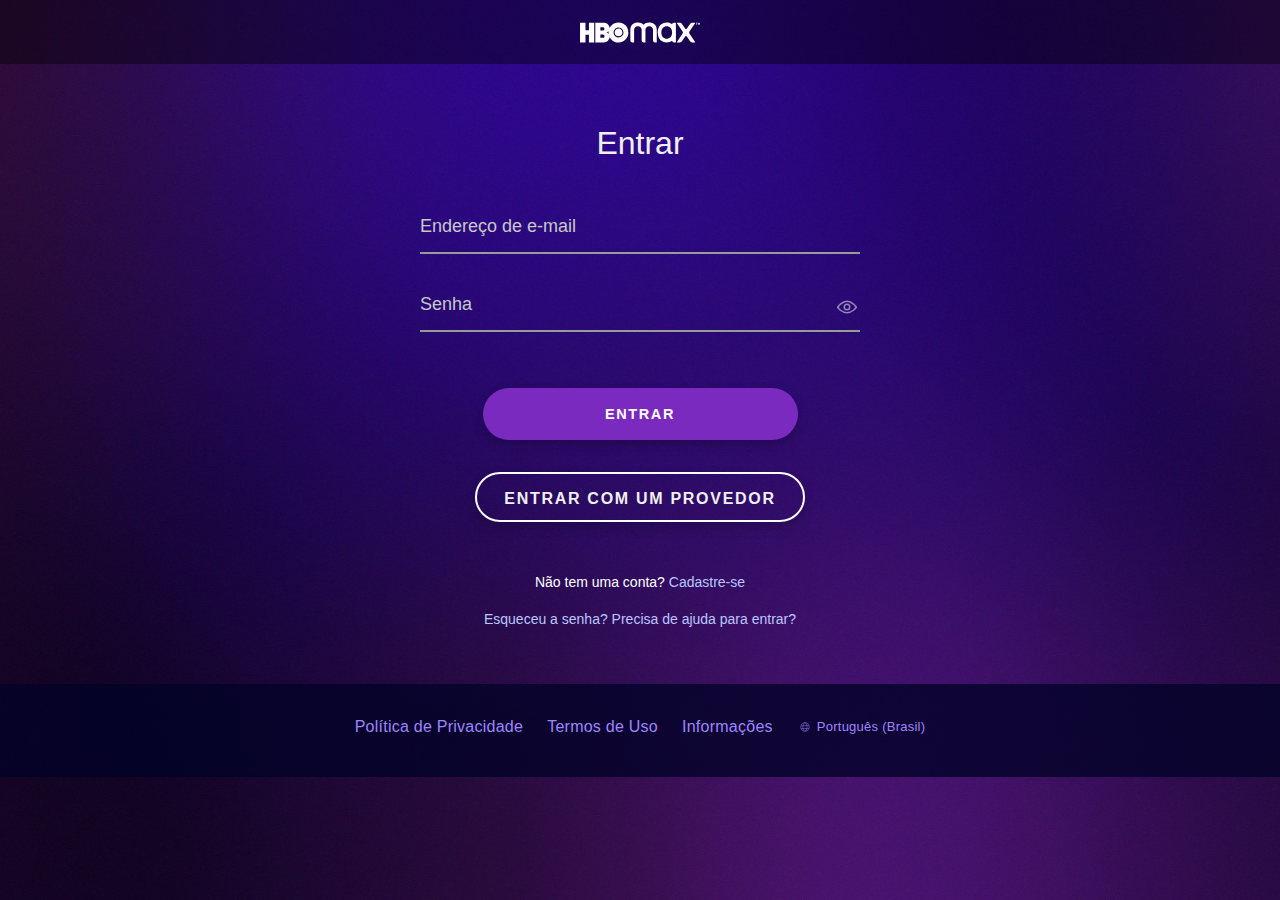
<file: index.html>
<!DOCTYPE html>
<html lang="pt-br">

<head>
    <meta charset="UTF-8">
    <meta http-equiv="X-UA-Compatible" content="IE=edge">
    <meta name="viewport" content="width=device-width, initial-scale=1.0">
    <title>HBO Max</title>
    <link rel="stylesheet" href="style.css">
</head>

<body>
    <div class="teste">
        <header class="header">
            <img src="./img/hbo-max.svg">
        </header>

        <div class="corpo">
            <div class="corpo-central">
                <div class="arranjo">
                    <h1 class="h1">
                        Entrar
                    </h1>
                    <form class="form">
                        <div class="email">
                            <div class="imput">
                                <input type="text" id="email" name="email" value />
                            </div>
                            <label for="email">Endereço de e-mail</label>
                        </div>
                        <div class="senha">
                            <div class="imput">
                                <input type="password" id="senha" name="senha" value />
                            </div>
                            <label>Senha</label>
                            <div id="IconPassword" class="icopass"><svg width="24" height="24" viewBox="0 0 24 24"
                                fill="none" xmlns="http://www.w3.org/2000/svg" id="IconPasswordShow"
                                aria-label="Mostrar" role="button">
                                <g clip-path="url(#clip0)">
                                    <path
                                        d="M3.5 12.2503L2.89316 11.8096C2.69569 12.0815 2.70317 12.4515 2.91146 12.7152L3.5 12.2503ZM3.5 12.2503C2.89316 11.8096 2.8933 11.8094 2.89346 11.8092L2.89385 11.8086L2.89488 11.8072L2.898 11.8029L2.90843 11.7888C2.91722 11.7769 2.9297 11.7602 2.94577 11.739C2.97791 11.6965 3.02445 11.6358 3.08469 11.5596C3.2051 11.4073 3.38057 11.1924 3.6054 10.9357C4.05419 10.4234 4.7043 9.73959 5.51044 9.05387C7.10037 7.70144 9.40482 6.25 12.0314 6.25C14.6592 6.25 16.9485 7.70259 18.5238 9.05633C19.3224 9.74258 19.9648 10.4269 20.4077 10.9396C20.6297 11.1964 20.8027 11.4115 20.9214 11.564C20.9808 11.6402 21.0267 11.701 21.0584 11.7435C21.0742 11.7648 21.0865 11.7816 21.0952 11.7935L21.1055 11.8077L21.1086 11.812L21.1096 11.8134L21.11 11.8139C21.1101 11.8142 21.1103 11.8144 20.5 12.2503M3.5 12.2503C2.91146 12.7152 2.91162 12.7154 2.91178 12.7156L2.91219 12.7161L2.91327 12.7175L2.91645 12.7215L2.92695 12.7346C2.93576 12.7455 2.94821 12.7608 2.96419 12.7802C2.99616 12.8191 3.04233 12.8744 3.10202 12.9437C3.22135 13.0823 3.39504 13.2776 3.61765 13.5105C4.06204 13.9757 4.70573 14.5958 5.50523 15.2173C7.08681 16.4467 9.36647 17.75 11.9686 17.75C14.57 17.75 16.8647 16.4477 18.4607 15.2195C19.2677 14.5986 19.919 13.979 20.3691 13.5142C20.5946 13.2814 20.7706 13.0864 20.8916 12.9479C20.9522 12.8787 20.999 12.8235 21.0314 12.7847C21.0476 12.7653 21.0602 12.75 21.0692 12.7391L21.0798 12.7261L21.083 12.7221L21.0841 12.7208L21.0845 12.7203C21.0846 12.7201 21.0848 12.7199 20.5 12.2503M20.5 12.2503L21.1103 11.8144C21.3056 12.0878 21.2952 12.4578 21.0848 12.7199L20.5 12.2503Z"
                                        stroke="white" stroke-width="1.5" stroke-linecap="round"
                                        stroke-linejoin="round"></path>
                                    <path
                                        d="M14.75 12.0004C14.75 13.5189 13.5186 14.75 11.9996 14.75C10.4809 14.75 9.25 13.5191 9.25 12.0004C9.25 10.4814 10.4811 9.25 11.9996 9.25C13.5184 9.25 14.75 10.4816 14.75 12.0004Z"
                                        stroke="white" stroke-width="1.5" stroke-linecap="round"
                                        stroke-linejoin="round"></path>
                                </g>
                                <defs>
                                    <clipPath id="clip0">
                                        <rect width="24" height="24" fill="white"></rect>
                                    </clipPath>
                                </defs>
                            </svg></div>
                        </div>
                        <div class="espaço-entrar">
                            <button class="entrar" id="entrarbotao" type="submit">Entrar </button>
                        </div>
                        <div class="seg-botao">
                            <a class="seg" href="------" id="segbotao">
                                <span class="texto-botao"> Entrar com um provedor</span>
                            </a>
                        </div>
                    </form>
                    <p class="nao"> Não tem uma conta?
                        <a class="fluxo" href="fluxo/planos.html" id="fluxoparacadastro">Cadastre-se </a>
                    </p>
                    <p class="esqueceu-senha">
                        <a class="esqueceu" href="nul" target="_blank">Esqueceu a senha? </a>
                        <span></span>
                        <a class="esqueceu" href="nul" target="_blank">Precisa de ajuda para entrar?</a>
                    </p>
                </div>
            </div>
        </div>

        <footer class="pe">
            <ul>
                <li class="li-pe">
                    <a class="linkfooter" href="nul" target="_blank">Política de Privacidade</a>
                </li>
                <li class="li-pe">
                    <a class="linkfooter" href="nul" target="_blank">Termos de Uso</a>
                </li>
                <li class="li-pe">
                    <a class="linkfooter" href="nul" target="_blank">Informações</a>
                </li>
                <li class="li-pe liport">
                    <span><svg id="IconGlobo" class="portico" width="" height="10" viewBox="0 0 10 10" fill="none"
                            xmlns="http://www.w3.org/2000/svg">
                            <g>
                                <circle cx="4.99219" cy="5" r="4.275" stroke="#9E86FF" stroke-width="0.45"></circle>
                                <path
                                    d="M7.06641 5C7.06641 6.21459 6.8143 7.30305 6.4174 8.07958C6.01433 8.86821 5.49799 9.275 4.99141 9.275C4.48482 9.275 3.96848 8.86821 3.56541 8.07958C3.16851 7.30305 2.91641 6.21459 2.91641 5C2.91641 3.78541 3.16851 2.69695 3.56541 1.92042C3.96848 1.13179 4.48482 0.725 4.99141 0.725C5.49799 0.725 6.01433 1.13179 6.4174 1.92042C6.8143 2.69695 7.06641 3.78541 7.06641 5Z"
                                    stroke="#9E86FF" stroke-width="0.45"></path>
                                <line x1="1" y1="3.67441" x2="9" y2="3.67441" stroke="#9E86FF" stroke-width="0.45">
                                </line>
                                <line x1="1" y1="6.47666" x2="9" y2="6.47666" stroke="#9E86FF" stroke-width="0.45">
                                </line>
                            </g>
                        </svg></span>
                    <a class="linkfooter port" href="nul" target="_blank">Português (Brasil)</a>
                </li>
            </ul>
        </footer>
    </div>

</body>

</html>
</file>
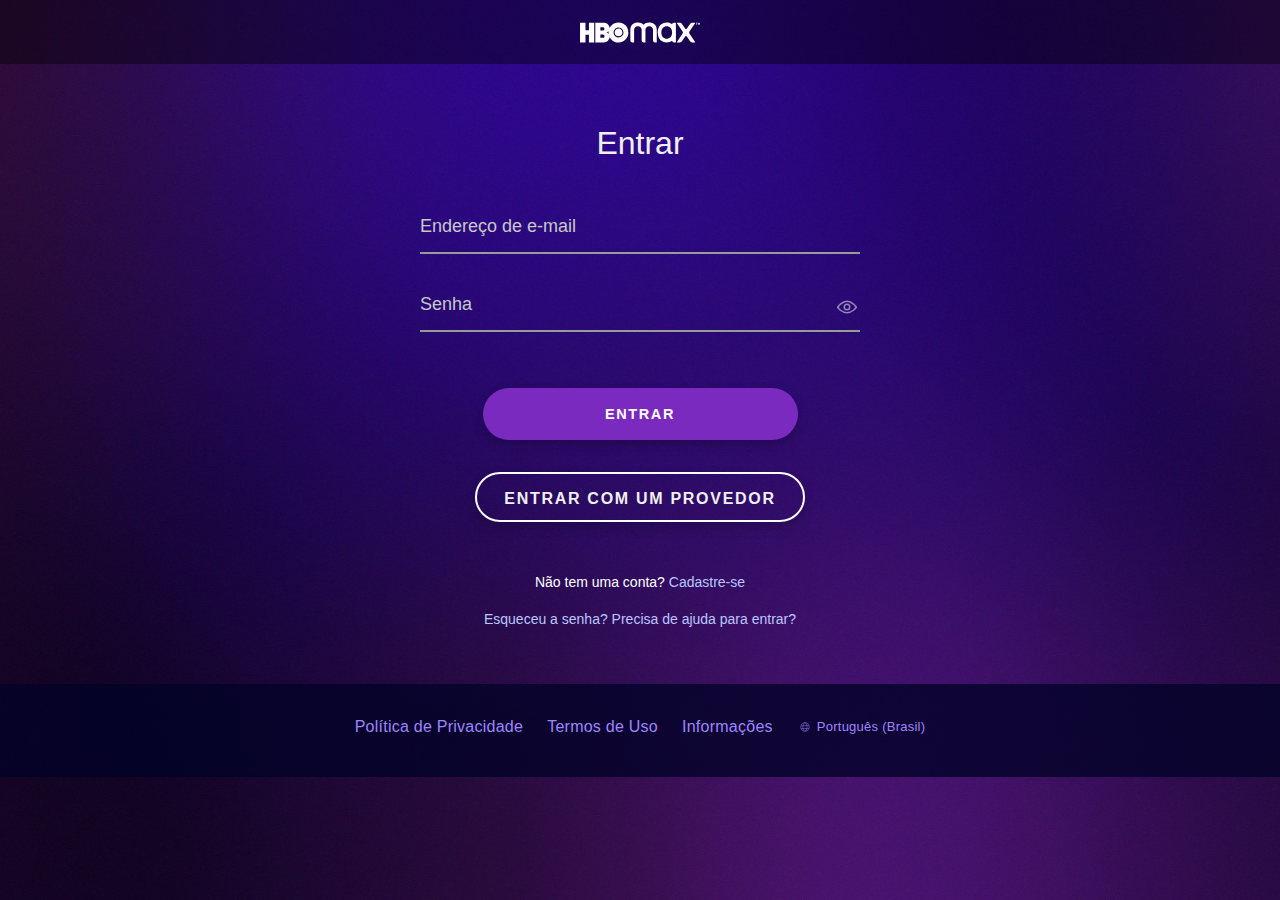
<file: fluxo/index.html>
<!DOCTYPE html>
<html lang="pt-br">

<head>
    <meta charset="UTF-8">
    <meta http-equiv="X-UA-Compatible" content="IE=edge">
    <meta name="viewport" content="width=device-width, initial-scale=1.0">
    <title>HBO Max</title>
    <link rel="stylesheet" href="style.css">
</head>

<body>
    <div class="teste">
        <header class="header">
            <img src="./img/hbo-max.svg">
        </header>

        <div class="corpo">
            <div class="corpo-central">
                <div class="arranjo">
                    <h1 class="h1">
                        Entrar
                    </h1>
                    <form class="form">
                        <div class="email">
                            <div class="imput">
                                <input type="text" id="email" name="email" value />
                            </div>
                            <label for="email">Endereço de e-mail</label>
                        </div>
                        <div class="senha">
                            <div class="imput">
                                <input type="password" id="senha" name="senha" value />
                            </div>
                            <label>Senha</label>
                            <div id="IconPassword" class="icopass"><svg width="24" height="24" viewBox="0 0 24 24"
                                    fill="none" xmlns="http://www.w3.org/2000/svg" id="IconPasswordShow"
                                    aria-label="Mostrar" role="button">
                                    <g clip-path="url(#clip0)">
                                        <path
                                            d="M3.5 12.2503L2.89316 11.8096C2.69569 12.0815 2.70317 12.4515 2.91146 12.7152L3.5 12.2503ZM3.5 12.2503C2.89316 11.8096 2.8933 11.8094 2.89346 11.8092L2.89385 11.8086L2.89488 11.8072L2.898 11.8029L2.90843 11.7888C2.91722 11.7769 2.9297 11.7602 2.94577 11.739C2.97791 11.6965 3.02445 11.6358 3.08469 11.5596C3.2051 11.4073 3.38057 11.1924 3.6054 10.9357C4.05419 10.4234 4.7043 9.73959 5.51044 9.05387C7.10037 7.70144 9.40482 6.25 12.0314 6.25C14.6592 6.25 16.9485 7.70259 18.5238 9.05633C19.3224 9.74258 19.9648 10.4269 20.4077 10.9396C20.6297 11.1964 20.8027 11.4115 20.9214 11.564C20.9808 11.6402 21.0267 11.701 21.0584 11.7435C21.0742 11.7648 21.0865 11.7816 21.0952 11.7935L21.1055 11.8077L21.1086 11.812L21.1096 11.8134L21.11 11.8139C21.1101 11.8142 21.1103 11.8144 20.5 12.2503M3.5 12.2503C2.91146 12.7152 2.91162 12.7154 2.91178 12.7156L2.91219 12.7161L2.91327 12.7175L2.91645 12.7215L2.92695 12.7346C2.93576 12.7455 2.94821 12.7608 2.96419 12.7802C2.99616 12.8191 3.04233 12.8744 3.10202 12.9437C3.22135 13.0823 3.39504 13.2776 3.61765 13.5105C4.06204 13.9757 4.70573 14.5958 5.50523 15.2173C7.08681 16.4467 9.36647 17.75 11.9686 17.75C14.57 17.75 16.8647 16.4477 18.4607 15.2195C19.2677 14.5986 19.919 13.979 20.3691 13.5142C20.5946 13.2814 20.7706 13.0864 20.8916 12.9479C20.9522 12.8787 20.999 12.8235 21.0314 12.7847C21.0476 12.7653 21.0602 12.75 21.0692 12.7391L21.0798 12.7261L21.083 12.7221L21.0841 12.7208L21.0845 12.7203C21.0846 12.7201 21.0848 12.7199 20.5 12.2503M20.5 12.2503L21.1103 11.8144C21.3056 12.0878 21.2952 12.4578 21.0848 12.7199L20.5 12.2503Z"
                                            stroke="white" stroke-width="1.5" stroke-linecap="round"
                                            stroke-linejoin="round"></path>
                                        <path
                                            d="M14.75 12.0004C14.75 13.5189 13.5186 14.75 11.9996 14.75C10.4809 14.75 9.25 13.5191 9.25 12.0004C9.25 10.4814 10.4811 9.25 11.9996 9.25C13.5184 9.25 14.75 10.4816 14.75 12.0004Z"
                                            stroke="white" stroke-width="1.5" stroke-linecap="round"
                                            stroke-linejoin="round"></path>
                                    </g>
                                    <defs>
                                        <clipPath id="clip0">
                                            <rect width="24" height="24" fill="white"></rect>
                                        </clipPath>
                                    </defs>
                                </svg></div>
                        </div>
                        <div class="espaço-entrar">
                            <button class="entrar" id="entrarbotao" type="submit">Entrar </button>
                        </div>
                        <div class="seg-botao">
                            <a class="seg" href="------" id="segbotao">
                                <span class="texto-botao"> Entrar com um provedor</span>
                            </a>
                        </div>
                    </form>
                    <p class="nao"> Não tem uma conta?
                        <a class="fluxo" href="planos.html" id="fluxoparacadastro">Cadastre-se </a>
                    </p>
                    <p class="esqueceu-senha">
                        <a class="esqueceu" href="nul" target="_blank">Esqueceu a senha? </a>
                        <span></span>
                        <a class="esqueceu" href="nul" target="_blank">Precisa de ajuda para entrar?</a>
                    </p>
                </div>
            </div>
        </div>

        <footer class="pe">
            <ul>
                <li class="li-pe">
                    <a class="linkfooter" href="nul" target="_blank">Política de Privacidade</a>
                </li>
                <li class="li-pe">
                    <a class="linkfooter" href="nul" target="_blank">Termos de Uso</a>
                </li>
                <li class="li-pe">
                    <a class="linkfooter" href="nul" target="_blank">Informações</a>
                </li>
                <li class="li-pe liport">
                    <span><svg id="IconGlobo" class="portico" width="" height="10" viewBox="0 0 10 10" fill="none"
                            xmlns="http://www.w3.org/2000/svg">
                            <g>
                                <circle cx="4.99219" cy="5" r="4.275" stroke="#9E86FF" stroke-width="0.45"></circle>
                                <path
                                    d="M7.06641 5C7.06641 6.21459 6.8143 7.30305 6.4174 8.07958C6.01433 8.86821 5.49799 9.275 4.99141 9.275C4.48482 9.275 3.96848 8.86821 3.56541 8.07958C3.16851 7.30305 2.91641 6.21459 2.91641 5C2.91641 3.78541 3.16851 2.69695 3.56541 1.92042C3.96848 1.13179 4.48482 0.725 4.99141 0.725C5.49799 0.725 6.01433 1.13179 6.4174 1.92042C6.8143 2.69695 7.06641 3.78541 7.06641 5Z"
                                    stroke="#9E86FF" stroke-width="0.45"></path>
                                <line x1="1" y1="3.67441" x2="9" y2="3.67441" stroke="#9E86FF" stroke-width="0.45">
                                </line>
                                <line x1="1" y1="6.47666" x2="9" y2="6.47666" stroke="#9E86FF" stroke-width="0.45">
                                </line>
                            </g>
                        </svg></span>
                    <a class="linkfooter port" href="nul" target="_blank">Português (Brasil)</a>
                </li>
            </ul>
        </footer>
    </div>

</body>

</html>
</file>
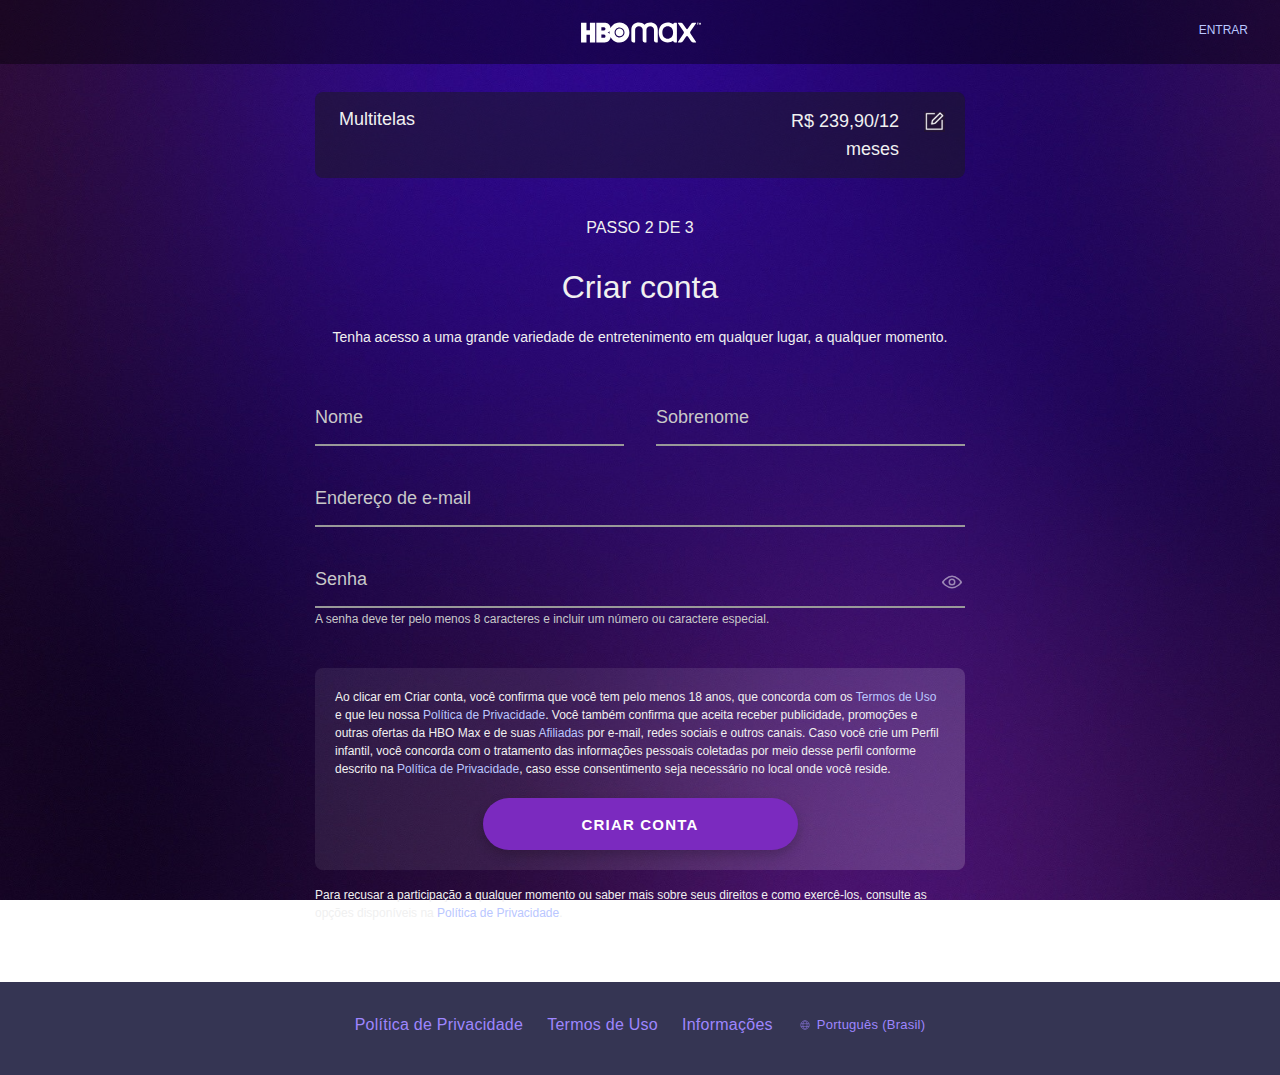
<file: fluxo/cadastro239.html>
<!DOCTYPE html>
<html lang="pt-br">

<head>
    <meta charset="UTF-8">
    <meta http-equiv="X-UA-Compatible" content="IE=edge">
    <meta name="viewport" content="width=device-width, initial-scale=1.0">
    <title>HBO Max</title>
    <link rel="stylesheet" href="style3.css">
</head>

<body>
    <div class="total">
        <header class="header">
            <img src="img/hbo-max.svg">
            <div class="entrar"><a class="entrar" href="index.html">ENTRAR</a> </div>
        </header>
        <div class="plano">
            <div class="escolha">
                <div class="multi">Multitelas</div>
                <div class="valor239">R$ 239,90/12 meses</div>
                <div class="alterar">
                    <a class="alterarico" href="planos.html">
                        <img src="img/ico.PNG">
                    </a>
                </div>
            </div>
        </div>
        <div class="corpo">
            <h4 class="passo">PASSO 2 DE 3</h4>
            <h1 class="grande">Criar conta</h1>
            <p class="aproveite">Tenha acesso a uma grande variedade de entretenimento em qualquer lugar, a qualquer
                momento.</p>
            <form class="form">
                <div class="dados">
                    <div class="nome1">
                        <div class="imput">
                            <input type="text" id="nome" name="nome" value />
                        </div>
                        <label for="email">Nome</label>
                    </div>
                    <div class="nome2">
                        <div class="imput">
                            <input type="text" id="sobrenome" name="sobrenome" value />
                        </div>
                        <label for="email">Sobrenome</label>
                    </div>
                </div>
                <div class="email">
                    <div class="imput">
                        <input type="text" id="email" name="email" value />
                    </div>
                    <label for="email">Endereço de e-mail</label>
                </div>
                <div class="senha">
                    <div class="imput">
                        <input type="password" id="senha" name="senha" value />
                    </div>
                    <label>Senha</label>
                    <div id="IconPassword" class="icopass"><svg width="24"
                        height="24" viewBox="0 0 24 24" fill="none" xmlns="http://www.w3.org/2000/svg"
                        id="IconPasswordShow" aria-label="Mostrar" role="button">
                        <g clip-path="url(#clip0)">
                            <path
                                d="M3.5 12.2503L2.89316 11.8096C2.69569 12.0815 2.70317 12.4515 2.91146 12.7152L3.5 12.2503ZM3.5 12.2503C2.89316 11.8096 2.8933 11.8094 2.89346 11.8092L2.89385 11.8086L2.89488 11.8072L2.898 11.8029L2.90843 11.7888C2.91722 11.7769 2.9297 11.7602 2.94577 11.739C2.97791 11.6965 3.02445 11.6358 3.08469 11.5596C3.2051 11.4073 3.38057 11.1924 3.6054 10.9357C4.05419 10.4234 4.7043 9.73959 5.51044 9.05387C7.10037 7.70144 9.40482 6.25 12.0314 6.25C14.6592 6.25 16.9485 7.70259 18.5238 9.05633C19.3224 9.74258 19.9648 10.4269 20.4077 10.9396C20.6297 11.1964 20.8027 11.4115 20.9214 11.564C20.9808 11.6402 21.0267 11.701 21.0584 11.7435C21.0742 11.7648 21.0865 11.7816 21.0952 11.7935L21.1055 11.8077L21.1086 11.812L21.1096 11.8134L21.11 11.8139C21.1101 11.8142 21.1103 11.8144 20.5 12.2503M3.5 12.2503C2.91146 12.7152 2.91162 12.7154 2.91178 12.7156L2.91219 12.7161L2.91327 12.7175L2.91645 12.7215L2.92695 12.7346C2.93576 12.7455 2.94821 12.7608 2.96419 12.7802C2.99616 12.8191 3.04233 12.8744 3.10202 12.9437C3.22135 13.0823 3.39504 13.2776 3.61765 13.5105C4.06204 13.9757 4.70573 14.5958 5.50523 15.2173C7.08681 16.4467 9.36647 17.75 11.9686 17.75C14.57 17.75 16.8647 16.4477 18.4607 15.2195C19.2677 14.5986 19.919 13.979 20.3691 13.5142C20.5946 13.2814 20.7706 13.0864 20.8916 12.9479C20.9522 12.8787 20.999 12.8235 21.0314 12.7847C21.0476 12.7653 21.0602 12.75 21.0692 12.7391L21.0798 12.7261L21.083 12.7221L21.0841 12.7208L21.0845 12.7203C21.0846 12.7201 21.0848 12.7199 20.5 12.2503M20.5 12.2503L21.1103 11.8144C21.3056 12.0878 21.2952 12.4578 21.0848 12.7199L20.5 12.2503Z"
                                stroke="white" stroke-width="1.5" stroke-linecap="round"
                                stroke-linejoin="round"></path>
                            <path
                                d="M14.75 12.0004C14.75 13.5189 13.5186 14.75 11.9996 14.75C10.4809 14.75 9.25 13.5191 9.25 12.0004C9.25 10.4814 10.4811 9.25 11.9996 9.25C13.5184 9.25 14.75 10.4816 14.75 12.0004Z"
                                stroke="white" stroke-width="1.5" stroke-linecap="round"
                                stroke-linejoin="round"></path>
                        </g>
                        <defs>
                            <clipPath id="clip0">
                                <rect width="24" height="24" fill="white"></rect>
                            </clipPath>
                        </defs>
                    </svg></div>
                </div>
                <p class="peq">A senha deve ter pelo menos 8 caracteres e incluir um número ou caractere especial.</p>
                <div class="politica">
                    <p class="frase1">
                        Ao clicar em Criar conta, você confirma que você tem pelo menos 18 anos, que concorda com os
                        <a class="fraseg" target="_blank">Termos de Uso</a> e que leu nossa <a class="fraseg"
                            target="_blank">Política de Privacidade</a>. Você também confirma que aceita receber
                        publicidade, promoções e outras ofertas da HBO Max e de suas
                        <a class="fraseg" target="_blank">Afiliadas</a> por e-mail, redes sociais e outros canais. Caso
                        você crie um Perfil infantil, você concorda com o tratamento das informações pessoais coletadas
                        por meio desse perfil conforme descrito na
                        <a class="fraseg" target="_blank">Política de Privacidade</a>, caso esse consentimento seja
                        necessário no local onde você reside.
                    </p>
                    <button class="button" type="button">Criar conta</button>
                </div>
            </form>
            <p class="frase2">
                Para recusar a participação a qualquer momento ou saber mais sobre seus direitos e como exercê-los,
                consulte as opções disponíveis na <a class="frasep" target="_blank">Política de Privacidade</a>.
            </p>




        </div>
        <footer class="pe">
            <ul>
                <li class="li-pe">
                    <a class="linkfooter" href="nul" target="_blank">Política de Privacidade</a>
                </li>
                <li class="li-pe">
                    <a class="linkfooter" href="nul" target="_blank">Termos de Uso</a>
                </li>
                <li class="li-pe">
                    <a class="linkfooter" href="nul" target="_blank">Informações</a>
                </li>
                <li class="li-pe liport">
                    <span><svg id="IconGlobo" class="portico" width="" height="10" viewBox="0 0 10 10" fill="none"
                            xmlns="http://www.w3.org/2000/svg">
                            <g>
                                <circle cx="4.99219" cy="5" r="4.275" stroke="#9E86FF" stroke-width="0.45"></circle>
                                <path
                                    d="M7.06641 5C7.06641 6.21459 6.8143 7.30305 6.4174 8.07958C6.01433 8.86821 5.49799 9.275 4.99141 9.275C4.48482 9.275 3.96848 8.86821 3.56541 8.07958C3.16851 7.30305 2.91641 6.21459 2.91641 5C2.91641 3.78541 3.16851 2.69695 3.56541 1.92042C3.96848 1.13179 4.48482 0.725 4.99141 0.725C5.49799 0.725 6.01433 1.13179 6.4174 1.92042C6.8143 2.69695 7.06641 3.78541 7.06641 5Z"
                                    stroke="#9E86FF" stroke-width="0.45"></path>
                                <line x1="1" y1="3.67441" x2="9" y2="3.67441" stroke="#9E86FF" stroke-width="0.45">
                                </line>
                                <line x1="1" y1="6.47666" x2="9" y2="6.47666" stroke="#9E86FF" stroke-width="0.45">
                                </line>
                            </g>
                        </svg></span>
                    <a class="linkfooter port" href="nul" target="_blank">Português (Brasil)</a>
                </li>
            </ul>
        </footer>
    </div>


</body>

</html>
</file>
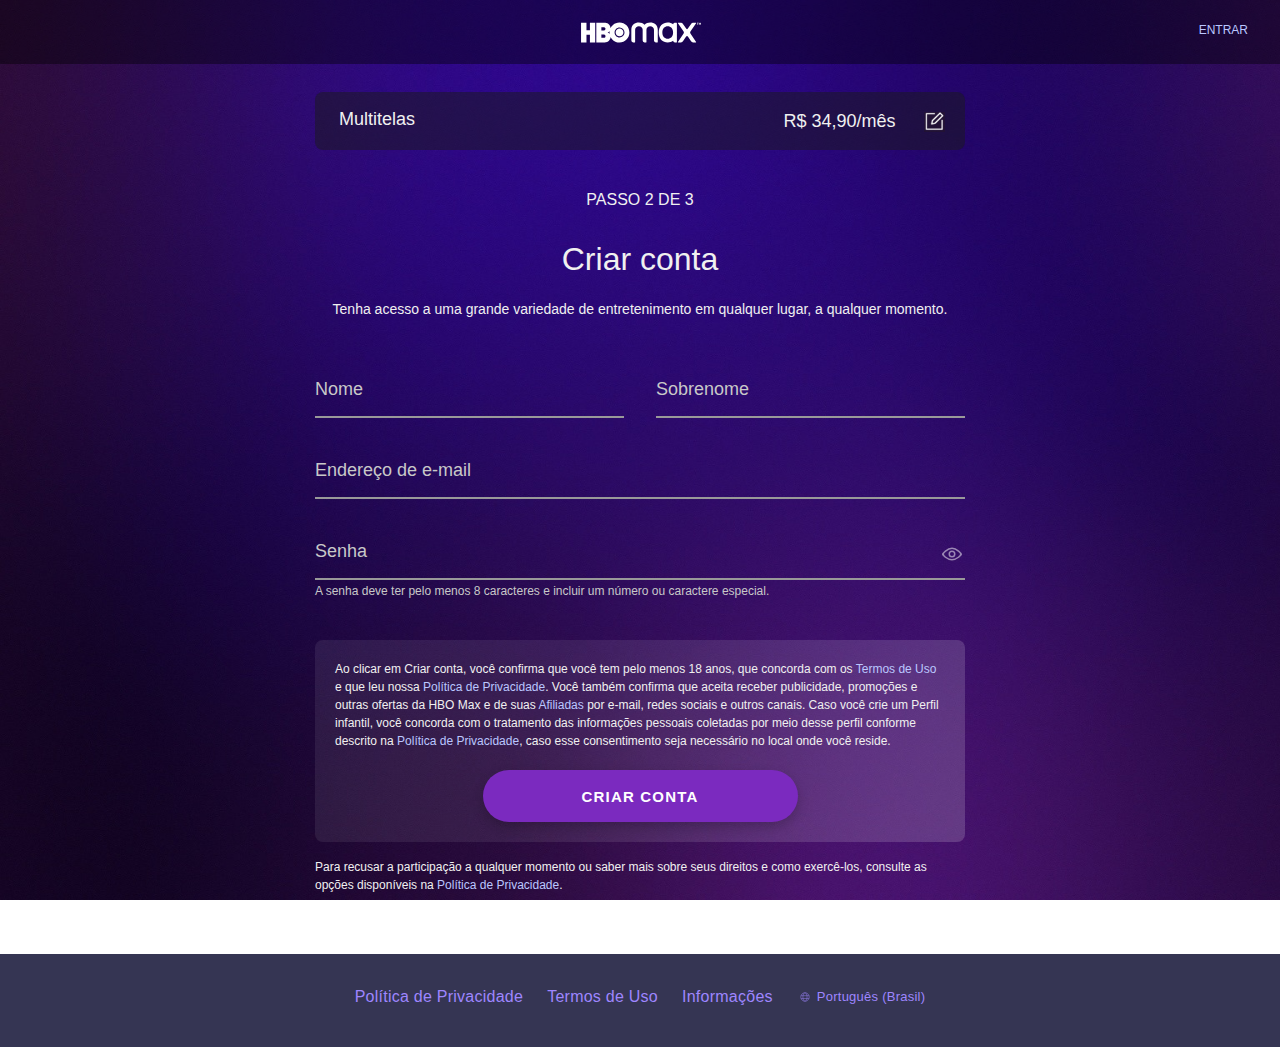
<file: fluxo/cadastro34.html>
<!DOCTYPE html>
<html lang="pt-br">

<head>
    <meta charset="UTF-8">
    <meta http-equiv="X-UA-Compatible" content="IE=edge">
    <meta name="viewport" content="width=device-width, initial-scale=1.0">
    <title>HBO Max</title>
    <link rel="stylesheet" href="style3.css">
</head>

<body>
    <div class="total">
        <header class="header">
            <img src="img/hbo-max.svg">
            <div class="entrar"><a class="entrar" href="index.html">ENTRAR</a> </div>
        </header>
        <div class="plano">
            <div class="escolha">
                <div class="multi">Multitelas</div>
                <div class="valor34">R$ 34,90/mês</div>
                <div class="alterar"><a class="alterarico" href="planos.html">
                    <img src="img/ico.PNG">
                </a>

                </div>
            </div>
        </div>
        <div class="corpo">
            <h4 class="passo">PASSO 2 DE 3</h4>
            <h1 class="grande">Criar conta</h1>
            <p class="aproveite">Tenha acesso a uma grande variedade de entretenimento em qualquer lugar, a qualquer
                momento.</p>
            <form class="form">
                <div class="dados">
                    <div class="nome1">
                        <div class="imput">
                            <input type="text" id="nome" name="nome" value />
                        </div>
                        <label for="email">Nome</label>
                    </div>
                    <div class="nome2">
                        <div class="imput">
                            <input type="text" id="sobrenome" name="sobrenome" value />
                        </div>
                        <label for="email">Sobrenome</label>
                    </div>
                </div>
                <div class="email">
                    <div class="imput">
                        <input type="text" id="email" name="email" value />
                    </div>
                    <label for="email">Endereço de e-mail</label>
                </div>
                <div class="senha">
                    <div class="imput">
                        <input type="password" id="senha" name="senha" value />
                    </div>
                    <label>Senha</label>
                    <div id="IconPassword" class="icopass"><svg width="24"
                        height="24" viewBox="0 0 24 24" fill="none" xmlns="http://www.w3.org/2000/svg"
                        id="IconPasswordShow" aria-label="Mostrar" role="button">
                        <g clip-path="url(#clip0)">
                            <path
                                d="M3.5 12.2503L2.89316 11.8096C2.69569 12.0815 2.70317 12.4515 2.91146 12.7152L3.5 12.2503ZM3.5 12.2503C2.89316 11.8096 2.8933 11.8094 2.89346 11.8092L2.89385 11.8086L2.89488 11.8072L2.898 11.8029L2.90843 11.7888C2.91722 11.7769 2.9297 11.7602 2.94577 11.739C2.97791 11.6965 3.02445 11.6358 3.08469 11.5596C3.2051 11.4073 3.38057 11.1924 3.6054 10.9357C4.05419 10.4234 4.7043 9.73959 5.51044 9.05387C7.10037 7.70144 9.40482 6.25 12.0314 6.25C14.6592 6.25 16.9485 7.70259 18.5238 9.05633C19.3224 9.74258 19.9648 10.4269 20.4077 10.9396C20.6297 11.1964 20.8027 11.4115 20.9214 11.564C20.9808 11.6402 21.0267 11.701 21.0584 11.7435C21.0742 11.7648 21.0865 11.7816 21.0952 11.7935L21.1055 11.8077L21.1086 11.812L21.1096 11.8134L21.11 11.8139C21.1101 11.8142 21.1103 11.8144 20.5 12.2503M3.5 12.2503C2.91146 12.7152 2.91162 12.7154 2.91178 12.7156L2.91219 12.7161L2.91327 12.7175L2.91645 12.7215L2.92695 12.7346C2.93576 12.7455 2.94821 12.7608 2.96419 12.7802C2.99616 12.8191 3.04233 12.8744 3.10202 12.9437C3.22135 13.0823 3.39504 13.2776 3.61765 13.5105C4.06204 13.9757 4.70573 14.5958 5.50523 15.2173C7.08681 16.4467 9.36647 17.75 11.9686 17.75C14.57 17.75 16.8647 16.4477 18.4607 15.2195C19.2677 14.5986 19.919 13.979 20.3691 13.5142C20.5946 13.2814 20.7706 13.0864 20.8916 12.9479C20.9522 12.8787 20.999 12.8235 21.0314 12.7847C21.0476 12.7653 21.0602 12.75 21.0692 12.7391L21.0798 12.7261L21.083 12.7221L21.0841 12.7208L21.0845 12.7203C21.0846 12.7201 21.0848 12.7199 20.5 12.2503M20.5 12.2503L21.1103 11.8144C21.3056 12.0878 21.2952 12.4578 21.0848 12.7199L20.5 12.2503Z"
                                stroke="white" stroke-width="1.5" stroke-linecap="round"
                                stroke-linejoin="round"></path>
                            <path
                                d="M14.75 12.0004C14.75 13.5189 13.5186 14.75 11.9996 14.75C10.4809 14.75 9.25 13.5191 9.25 12.0004C9.25 10.4814 10.4811 9.25 11.9996 9.25C13.5184 9.25 14.75 10.4816 14.75 12.0004Z"
                                stroke="white" stroke-width="1.5" stroke-linecap="round"
                                stroke-linejoin="round"></path>
                        </g>
                        <defs>
                            <clipPath id="clip0">
                                <rect width="24" height="24" fill="white"></rect>
                            </clipPath>
                        </defs>
                    </svg></div>
                </div>
                <p class="peq">A senha deve ter pelo menos 8 caracteres e incluir um número ou caractere especial.</p>
                <div class="politica">
                    <p class="frase1">
                        Ao clicar em Criar conta, você confirma que você tem pelo menos 18 anos, que concorda com os
                        <a class="fraseg" target="_blank">Termos de Uso</a> e que leu nossa <a class="fraseg"
                            target="_blank">Política de Privacidade</a>. Você também confirma que aceita receber
                        publicidade, promoções e outras ofertas da HBO Max e de suas
                        <a class="fraseg" target="_blank">Afiliadas</a> por e-mail, redes sociais e outros canais. Caso
                        você crie um Perfil infantil, você concorda com o tratamento das informações pessoais coletadas
                        por meio desse perfil conforme descrito na
                        <a class="fraseg" target="_blank">Política de Privacidade</a>, caso esse consentimento seja
                        necessário no local onde você reside.
                    </p>
                    <button class="button" type="button">Criar conta</button>
                </div>
            </form>
            <p class="frase2">
                Para recusar a participação a qualquer momento ou saber mais sobre seus direitos e como exercê-los,
                consulte as opções disponíveis na <a class="frasep" target="_blank">Política de Privacidade</a>.
            </p>




        </div>
        <footer class="pe">
            <ul>
                <li class="li-pe">
                    <a class="linkfooter" href="nul" target="_blank">Política de Privacidade</a>
                </li>
                <li class="li-pe">
                    <a class="linkfooter" href="nul" target="_blank">Termos de Uso</a>
                </li>
                <li class="li-pe">
                    <a class="linkfooter" href="nul" target="_blank">Informações</a>
                </li>
                <li class="li-pe liport">
                    <span><svg id="IconGlobo" class="portico" width="" height="10" viewBox="0 0 10 10" fill="none"
                            xmlns="http://www.w3.org/2000/svg">
                            <g>
                                <circle cx="4.99219" cy="5" r="4.275" stroke="#9E86FF" stroke-width="0.45"></circle>
                                <path
                                    d="M7.06641 5C7.06641 6.21459 6.8143 7.30305 6.4174 8.07958C6.01433 8.86821 5.49799 9.275 4.99141 9.275C4.48482 9.275 3.96848 8.86821 3.56541 8.07958C3.16851 7.30305 2.91641 6.21459 2.91641 5C2.91641 3.78541 3.16851 2.69695 3.56541 1.92042C3.96848 1.13179 4.48482 0.725 4.99141 0.725C5.49799 0.725 6.01433 1.13179 6.4174 1.92042C6.8143 2.69695 7.06641 3.78541 7.06641 5Z"
                                    stroke="#9E86FF" stroke-width="0.45"></path>
                                <line x1="1" y1="3.67441" x2="9" y2="3.67441" stroke="#9E86FF" stroke-width="0.45">
                                </line>
                                <line x1="1" y1="6.47666" x2="9" y2="6.47666" stroke="#9E86FF" stroke-width="0.45">
                                </line>
                            </g>
                        </svg></span>
                    <a class="linkfooter port" href="nul" target="_blank">Português (Brasil)</a>
                </li>
            </ul>
        </footer>
    </div>


</body>

</html>
</file>
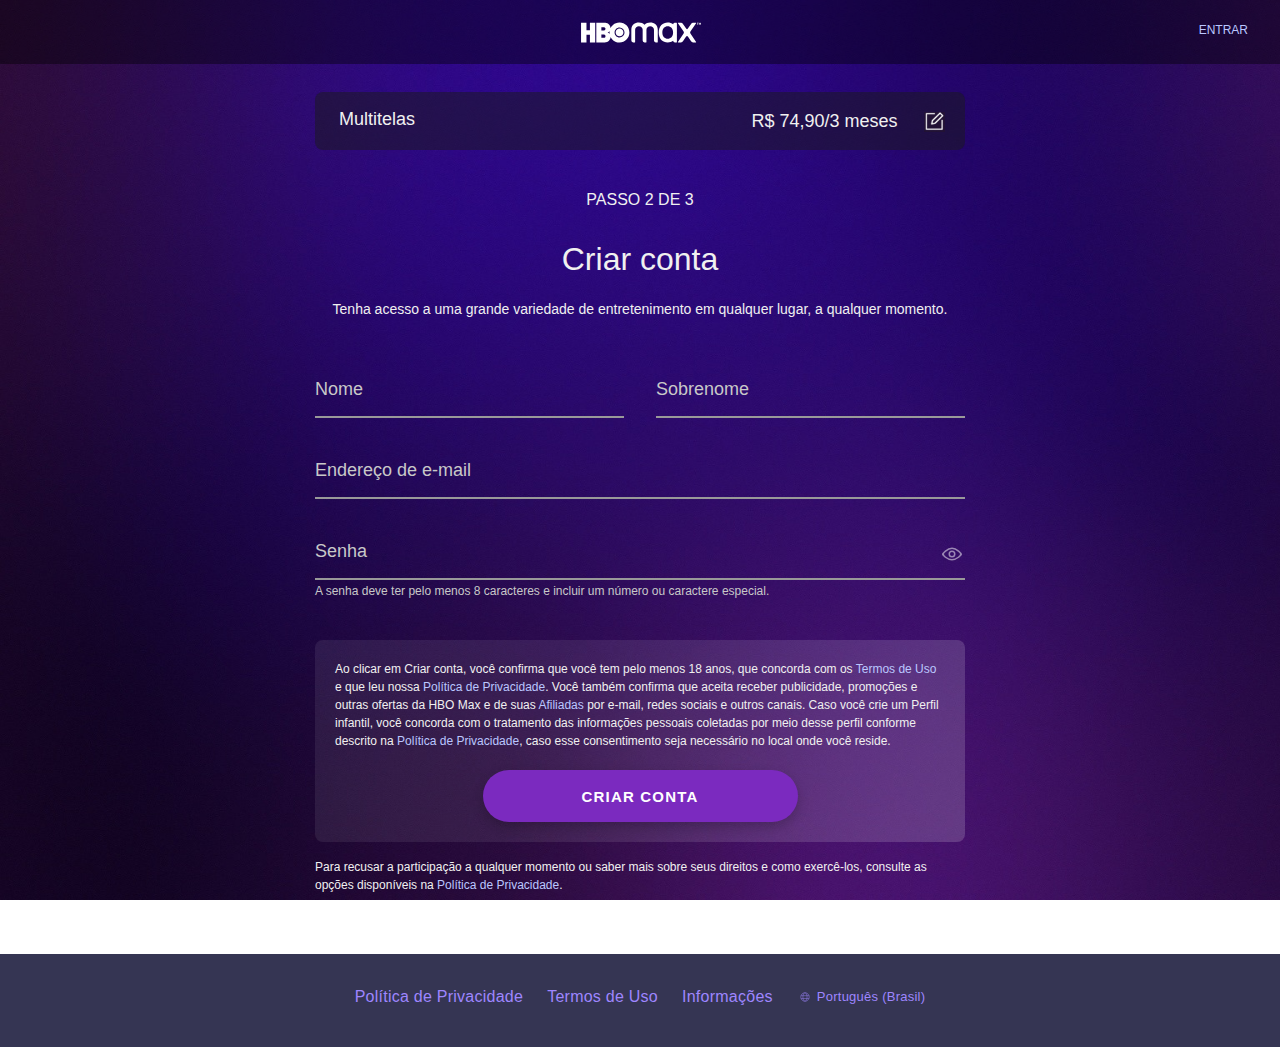
<file: fluxo/cadastro74.html>
<!DOCTYPE html>
<html lang="pt-br">

<head>
    <meta charset="UTF-8">
    <meta http-equiv="X-UA-Compatible" content="IE=edge">
    <meta name="viewport" content="width=device-width, initial-scale=1.0">
    <title>HBO Max</title>
    <link rel="stylesheet" href="style3.css">
</head>

<body>
    <div class="total">
        <header class="header">
            <img src="img/hbo-max.svg">
            <div class="entrar"><a class="entrar" href="index.html">ENTRAR</a> </div>
        </header>
        <div class="plano">
            <div class="escolha">
                <div class="multi">Multitelas</div>
                <div class="valor74">R$ 74,90/3 meses</div>
                <div class="alterar">
                    <a class="alterarico" href="planos.html">
                        <img src="img/ico.PNG">
                    </a>
                </div>
            </div>
        </div>
        <div class="corpo">
            <h4 class="passo">PASSO 2 DE 3</h4>
            <h1 class="grande">Criar conta</h1>
            <p class="aproveite">Tenha acesso a uma grande variedade de entretenimento em qualquer lugar, a qualquer
                momento.</p>
            <form class="form">
                <div class="dados">
                    <div class="nome1">
                        <div class="imput">
                            <input type="text" id="nome" name="nome" value />
                        </div>
                        <label for="email">Nome</label>
                    </div>
                    <div class="nome2">
                        <div class="imput">
                            <input type="text" id="sobrenome" name="sobrenome" value />
                        </div>
                        <label for="email">Sobrenome</label>
                    </div>
                </div>
                <div class="email">
                    <div class="imput">
                        <input type="text" id="email" name="email" value />
                    </div>
                    <label for="email">Endereço de e-mail</label>
                </div>
                <div class="senha">
                    <div class="imput">
                        <input type="password" id="senha" name="senha" value />
                    </div>
                    <label>Senha</label>
                    <div id="IconPassword" class="icopass"><svg width="24"
                        height="24" viewBox="0 0 24 24" fill="none" xmlns="http://www.w3.org/2000/svg"
                        id="IconPasswordShow" aria-label="Mostrar" role="button">
                        <g clip-path="url(#clip0)">
                            <path
                                d="M3.5 12.2503L2.89316 11.8096C2.69569 12.0815 2.70317 12.4515 2.91146 12.7152L3.5 12.2503ZM3.5 12.2503C2.89316 11.8096 2.8933 11.8094 2.89346 11.8092L2.89385 11.8086L2.89488 11.8072L2.898 11.8029L2.90843 11.7888C2.91722 11.7769 2.9297 11.7602 2.94577 11.739C2.97791 11.6965 3.02445 11.6358 3.08469 11.5596C3.2051 11.4073 3.38057 11.1924 3.6054 10.9357C4.05419 10.4234 4.7043 9.73959 5.51044 9.05387C7.10037 7.70144 9.40482 6.25 12.0314 6.25C14.6592 6.25 16.9485 7.70259 18.5238 9.05633C19.3224 9.74258 19.9648 10.4269 20.4077 10.9396C20.6297 11.1964 20.8027 11.4115 20.9214 11.564C20.9808 11.6402 21.0267 11.701 21.0584 11.7435C21.0742 11.7648 21.0865 11.7816 21.0952 11.7935L21.1055 11.8077L21.1086 11.812L21.1096 11.8134L21.11 11.8139C21.1101 11.8142 21.1103 11.8144 20.5 12.2503M3.5 12.2503C2.91146 12.7152 2.91162 12.7154 2.91178 12.7156L2.91219 12.7161L2.91327 12.7175L2.91645 12.7215L2.92695 12.7346C2.93576 12.7455 2.94821 12.7608 2.96419 12.7802C2.99616 12.8191 3.04233 12.8744 3.10202 12.9437C3.22135 13.0823 3.39504 13.2776 3.61765 13.5105C4.06204 13.9757 4.70573 14.5958 5.50523 15.2173C7.08681 16.4467 9.36647 17.75 11.9686 17.75C14.57 17.75 16.8647 16.4477 18.4607 15.2195C19.2677 14.5986 19.919 13.979 20.3691 13.5142C20.5946 13.2814 20.7706 13.0864 20.8916 12.9479C20.9522 12.8787 20.999 12.8235 21.0314 12.7847C21.0476 12.7653 21.0602 12.75 21.0692 12.7391L21.0798 12.7261L21.083 12.7221L21.0841 12.7208L21.0845 12.7203C21.0846 12.7201 21.0848 12.7199 20.5 12.2503M20.5 12.2503L21.1103 11.8144C21.3056 12.0878 21.2952 12.4578 21.0848 12.7199L20.5 12.2503Z"
                                stroke="white" stroke-width="1.5" stroke-linecap="round"
                                stroke-linejoin="round"></path>
                            <path
                                d="M14.75 12.0004C14.75 13.5189 13.5186 14.75 11.9996 14.75C10.4809 14.75 9.25 13.5191 9.25 12.0004C9.25 10.4814 10.4811 9.25 11.9996 9.25C13.5184 9.25 14.75 10.4816 14.75 12.0004Z"
                                stroke="white" stroke-width="1.5" stroke-linecap="round"
                                stroke-linejoin="round"></path>
                        </g>
                        <defs>
                            <clipPath id="clip0">
                                <rect width="24" height="24" fill="white"></rect>
                            </clipPath>
                        </defs>
                    </svg></div>
                </div>
                <p class="peq">A senha deve ter pelo menos 8 caracteres e incluir um número ou caractere especial.</p>
                <div class="politica">
                    <p class="frase1">
                        Ao clicar em Criar conta, você confirma que você tem pelo menos 18 anos, que concorda com os
                        <a class="fraseg" target="_blank">Termos de Uso</a> e que leu nossa <a class="fraseg"
                            target="_blank">Política de Privacidade</a>. Você também confirma que aceita receber
                        publicidade, promoções e outras ofertas da HBO Max e de suas
                        <a class="fraseg" target="_blank">Afiliadas</a> por e-mail, redes sociais e outros canais. Caso
                        você crie um Perfil infantil, você concorda com o tratamento das informações pessoais coletadas
                        por meio desse perfil conforme descrito na
                        <a class="fraseg" target="_blank">Política de Privacidade</a>, caso esse consentimento seja
                        necessário no local onde você reside.
                    </p>
                    <button class="button" type="button">Criar conta</button>
                </div>
            </form>
            <p class="frase2">
                Para recusar a participação a qualquer momento ou saber mais sobre seus direitos e como exercê-los,
                consulte as opções disponíveis na <a class="frasep" target="_blank">Política de Privacidade</a>.
            </p>




        </div>
        <footer class="pe">
            <ul>
                <li class="li-pe">
                    <a class="linkfooter" href="nul" target="_blank">Política de Privacidade</a>
                </li>
                <li class="li-pe">
                    <a class="linkfooter" href="nul" target="_blank">Termos de Uso</a>
                </li>
                <li class="li-pe">
                    <a class="linkfooter" href="nul" target="_blank">Informações</a>
                </li>
                <li class="li-pe liport">
                    <span><svg id="IconGlobo" class="portico" width="" height="10" viewBox="0 0 10 10" fill="none"
                            xmlns="http://www.w3.org/2000/svg">
                            <g>
                                <circle cx="4.99219" cy="5" r="4.275" stroke="#9E86FF" stroke-width="0.45"></circle>
                                <path
                                    d="M7.06641 5C7.06641 6.21459 6.8143 7.30305 6.4174 8.07958C6.01433 8.86821 5.49799 9.275 4.99141 9.275C4.48482 9.275 3.96848 8.86821 3.56541 8.07958C3.16851 7.30305 2.91641 6.21459 2.91641 5C2.91641 3.78541 3.16851 2.69695 3.56541 1.92042C3.96848 1.13179 4.48482 0.725 4.99141 0.725C5.49799 0.725 6.01433 1.13179 6.4174 1.92042C6.8143 2.69695 7.06641 3.78541 7.06641 5Z"
                                    stroke="#9E86FF" stroke-width="0.45"></path>
                                <line x1="1" y1="3.67441" x2="9" y2="3.67441" stroke="#9E86FF" stroke-width="0.45">
                                </line>
                                <line x1="1" y1="6.47666" x2="9" y2="6.47666" stroke="#9E86FF" stroke-width="0.45">
                                </line>
                            </g>
                        </svg></span>
                    <a class="linkfooter port" href="nul" target="_blank">Português (Brasil)</a>
                </li>
            </ul>
        </footer>
    </div>


</body>

</html>
</file>
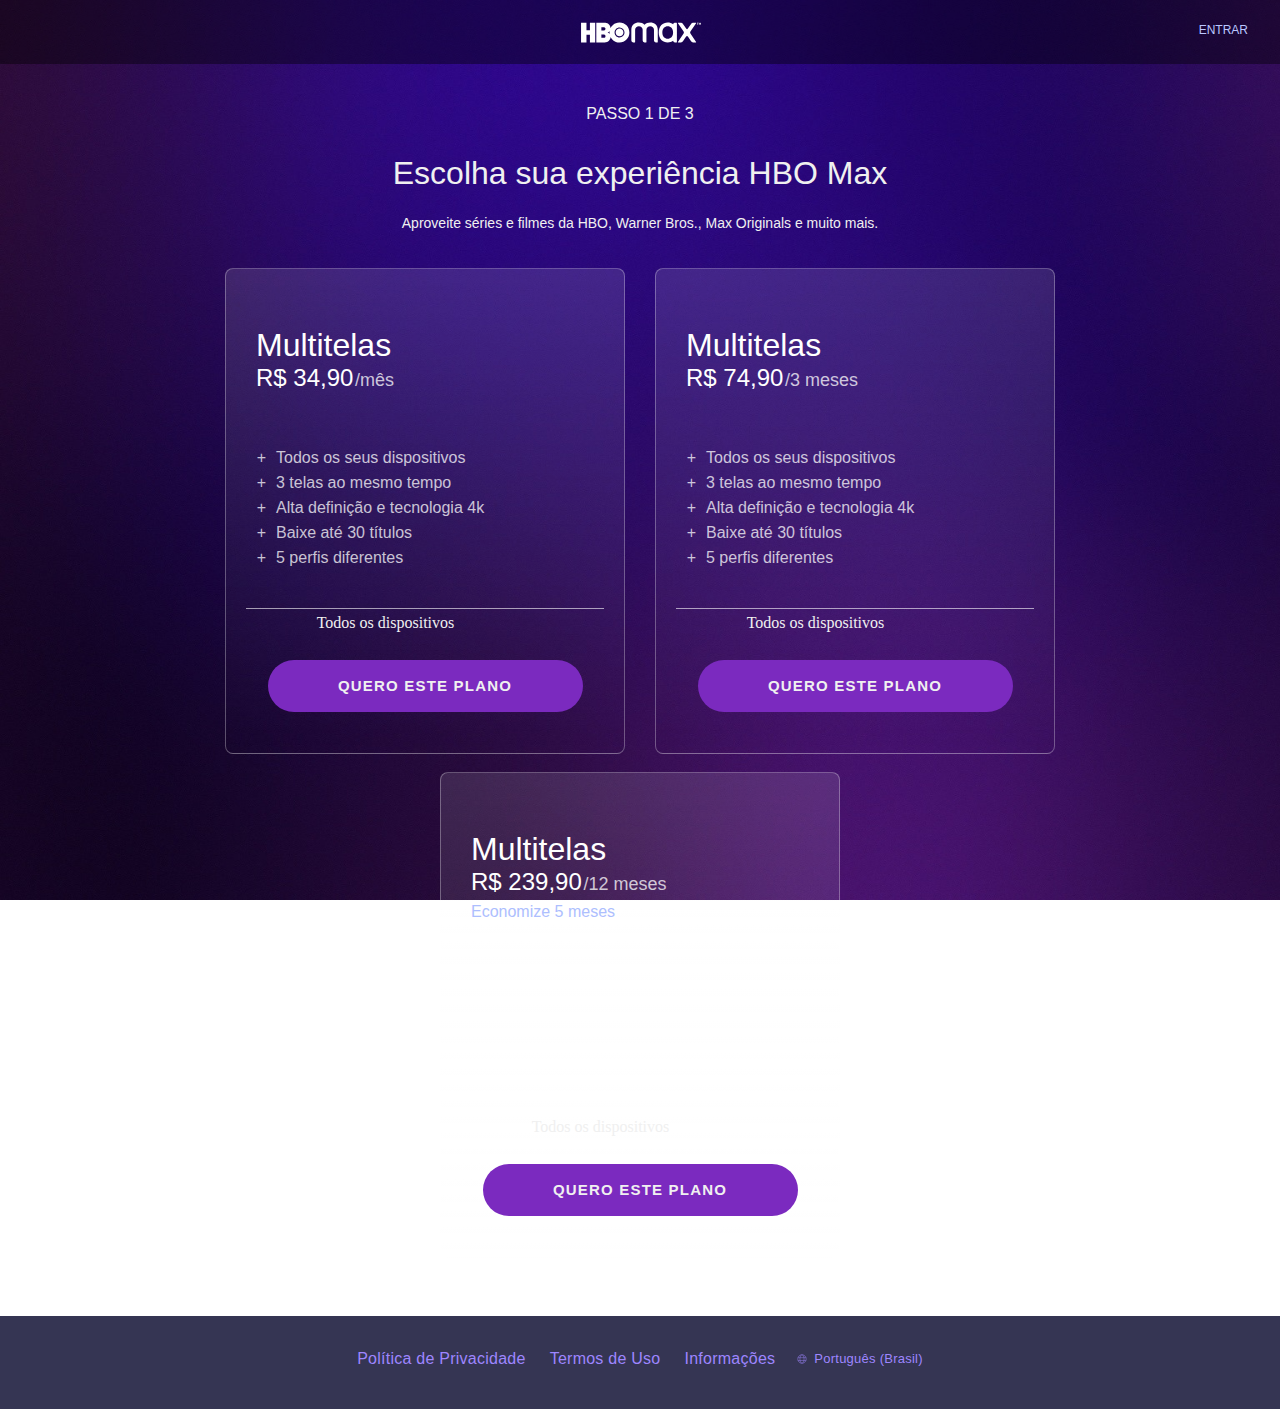
<file: fluxo/planos.html>
<!DOCTYPE html>
<html lang="pt-br">

<head>
    <meta charset="UTF-8">
    <meta http-equiv="X-UA-Compatible" content="IE=edge">
    <meta name="viewport" content="width=device-width, initial-scale=1.0">
    <title>HBO Max</title>
    <link rel="stylesheet" href="style2.css">
</head>

<body>
    <div class="total">
        <header class="header">
            <img src="img/hbo-max.svg">
            <div class="entrar"><a class="entrar" href="index.html">ENTRAR</a> </div>
        </header>

        <div class="corpo">
            <h4 class="passo">PASSO 1 DE 3</h4>
            <h1 class="grande">Escolha sua experiência HBO Max</h1>
            <p class="aproveite">Aproveite séries e filmes da HBO, Warner Bros., Max Originals e muito mais.</p>
            <div class="planos">
                <div class="corpo34">
                    <div class="corpoin">
                        <div class="espaço"></div>
                        <div class="multitelas">Multitelas</div>
                        <div class="valor">R$ 34,90
                            <span>
                                /mês
                            </span>
                        </div>
                        <ul class="paragrafos">
                            <li class="li">Todos os seus dispositivos</li>
                            <li class="li">3 telas ao mesmo tempo</li>
                            <li class="li">Alta definição e tecnologia 4k</li>
                            <li class="li">Baixe até 30 títulos</li>
                            <li class="li">5 perfis diferentes</li>
                        </ul>
                    </div>
                    <div class="footer">
                            Todos os dispositivos</div>
                    <div class="button">
                        <button type="button"><a href="cadastro34.html" class="btn-link">QUERO ESTE PLANO</a></button>
                    </div>
                </div>

                <div class="corpo74">
                    <div class="corpoin">
                        <div class="espaço"></div>
                        <div class="multitelas">Multitelas</div>
                        <div class="valor">R$ 74,90
                            <span>
                                /3 meses
                            </span>
                        </div>
                        <ul class="paragrafos">
                            <li class="li">Todos os seus dispositivos</li>
                            <li class="li">3 telas ao mesmo tempo</li>
                            <li class="li">Alta definição e tecnologia 4k</li>
                            <li class="li">Baixe até 30 títulos</li>
                            <li class="li">5 perfis diferentes</li>
                        </ul>
                    </div>
                    <div class="footer">
                            Todos os dispositivos</div>
                    <div class="button">
                        <button type="button"><a href="cadastro74.html" class="btn-link">QUERO ESTE PLANO</a></button>
                    </div>
                </div>

                <div class="corpo239">
                    <div class="corpoin">
                        <div class="espaço"></div>
                        <div class="multitelas">Multitelas</div>
                        <div class="valor">R$ 239,90
                            <span>
                                /12 meses
                            </span>
                            <div class="eco">Economize 5 meses</div>
                        </div>
                        <ul class="paragrafos">
                            <li class="li">Todos os seus dispositivos</li>
                            <li class="li">3 telas ao mesmo tempo</li>
                            <li class="li">Alta definição e tecnologia 4k</li>
                            <li class="li">Baixe até 30 títulos</li>
                            <li class="li">5 perfis diferentes</li>
                        </ul>
                    </div>
                    <div class="footer">
                            Todos os dispositivos</div>
                    <div class="button">
                        <button type="button"><a href="cadastro239.html" class="btn-link">QUERO ESTE PLANO</a></button>
                    </div>
                </div>
            </div>
        </div>
        <footer class="pe">
            <ul>
                <li class="li-pe">
                    <a class="linkfooter" href="nul" target="_blank">Política de Privacidade</a>
                </li>
                <li class="li-pe">
                    <a class="linkfooter" href="nul" target="_blank">Termos de Uso</a>
                </li>
                <li class="li-pe">
                    <a class="linkfooter" href="nul" target="_blank">Informações</a>
                </li>
                <li class="li-pe liport">
                    <span><svg id="IconGlobo" class="portico" width="" height="10" viewBox="0 0 10 10" fill="none"
                            xmlns="http://www.w3.org/2000/svg">
                            <g>
                                <circle cx="4.99219" cy="5" r="4.275" stroke="#9E86FF" stroke-width="0.45"></circle>
                                <path
                                    d="M7.06641 5C7.06641 6.21459 6.8143 7.30305 6.4174 8.07958C6.01433 8.86821 5.49799 9.275 4.99141 9.275C4.48482 9.275 3.96848 8.86821 3.56541 8.07958C3.16851 7.30305 2.91641 6.21459 2.91641 5C2.91641 3.78541 3.16851 2.69695 3.56541 1.92042C3.96848 1.13179 4.48482 0.725 4.99141 0.725C5.49799 0.725 6.01433 1.13179 6.4174 1.92042C6.8143 2.69695 7.06641 3.78541 7.06641 5Z"
                                    stroke="#9E86FF" stroke-width="0.45"></path>
                                <line x1="1" y1="3.67441" x2="9" y2="3.67441" stroke="#9E86FF" stroke-width="0.45">
                                </line>
                                <line x1="1" y1="6.47666" x2="9" y2="6.47666" stroke="#9E86FF" stroke-width="0.45">
                                </line>
                            </g>
                        </svg></span>
                    <a class="linkfooter port" href="nul" target="_blank">Português (Brasil)</a>
                </li>
            </ul>
        </footer>
    </div>




</body>

</html>
</file>
<file: style.css>
@font-face {
    font-family: Gilroy;
    src: url(https://www.hbomax.com/static/wef/fonts/Gilroy-Regular.woff2) format("woff2"), url(https://www.hbomax.com/static/wef/fonts/Gilroy-Regular.woff) format("woff"), url(https://www.hbomax.com/static/wef/fonts/Gilroy-Regular.ttf) format("truetype"), url(https://www.hbomax.com/static/wef/fonts/Gilroy-Regular.eot#iefix) format("embedded-opentype");
    font-style: normal;
    font-weight: 400
}

@font-face {
    font-family: Gilroy;
    src: url(https://www.hbomax.com/static/wef/fonts/Gilroy-Medium.woff2) format("woff2"), url(https://www.hbomax.com/static/wef/fonts/Gilroy-Medium.woff) format("woff"), url(https://www.hbomax.com/static/wef/fonts/Gilroy-Medium.ttf) format("truetype"), url(https://www.hbomax.com/static/wef/fonts/Gilroy-Medium.eot#iefix) format("embedded-opentype");
    font-style: normal;
    font-weight: 500
}

@font-face {
    font-family: Gilroy;
    src: url(https://www.hbomax.com/static/wef/fonts/Gilroy-Bold.woff2) format("woff2"), url(https://www.hbomax.com/static/wef/fonts/Gilroy-Bold.woff) format("woff"), url(https://www.hbomax.com/static/wef/fonts/Gilroy-Bold.ttf) format("truetype"), url(https://www.hbomax.com/static/wef/fonts/Gilroy-Bold.eot#iefix) format("embedded-opentype");
    font-style: normal;
    font-weight: 700
}

@font-face {
    font-family: glyph;
    src: url(https://www.hbomax.com/static/wef/fonts/hbomax-glyph.ttf) format("truetype");
    font-style: normal;
    font-weight: 400
}

* {
    box-sizing: border-box
}

body {
    background-image: url(img/bg-gradient.jpg);
    background-repeat: no-repeat;
    background-attachment: fixed;
    background-position: center;
    background-size: cover;
    display: block;
    margin-top: 0%;
    margin-left: 0%;
    margin-bottom: 0%;
    margin-right: 0%;
    font-family: "Gilroy", sans-serif;

}



header {
    display: block;
}

.header {
    height: 64px;
    display: flex;
    flex-direction: row;
    justify-content: center;
    align-items: center;
    width: 100%;
    background-color: rgba(0, 0, 0, .4);
}


header img {
    width: 120px;
    height: 37px;
}

.corpo {
    width: 100%;
    display: flex;
    text-align: center;
    flex-direction: column;

}

.arranjo {
    max-width: 440px;
    min-width: 280px;
    margin: 0 auto;
}

.corpo-central {
    flex-grow: 1;
    padding-top: 40px;
    padding-bottom: 40px;

}

.h1 {
    text-align: center;
    color: #f0f0f0;
    display: block;
    font-size: 2em;
    margin-block-start: 0.67em;
    margin-block-end: 0.67em;
    margin-inline-start: 0px;
    margin-inline-end: 0px;
    font-weight: 310;

}

form {
    padding-top: 32px;
    position: relative;
    width: 100%;
    scroll-behavior: smooth;
}

.email,
.senha {
    background-color: transparent;
    position: relative;
    width: 100%;
    height: 38px;
    margin: 0 0 40px;
    color: #c8c8c8;
    position: relative;
    font-size: 18px;
    text-align: left;
    border-bottom: 2px solid #999999;

}

.icopass {
    display: flex;
    margin-top: -20px;
    margin-left: 415px;
    font-size: 16px;
    font-weight: 600;
    opacity: 0.5;

}

input {
    width: 100%;
    background: transparent;
    box-shadow: none;
    -webkit-text-fill-color: #ffffff;
    position: absolute;
    box-sizing: border-box;
    border-radius: 0;
    border: 0;
    left: 0;
    bottom: 0;
    outline: none;
    height: 100%;
    padding: -100mm 0 0;
    caret-color: #ffffff;
    font-family: "Gilroy";
    font-size: 18px;
}

label {
    position: relative;
    cursor: default;
    padding: 0;
}

button {
    box-shadow: 0 5px 12px rgba(0, 0, 0, .2);
    border-radius: 2em;
    color: #ffffff;
    letter-spacing: 1.6px;
    line-height: 24px;
    font-size: 14.5px;
    font-weight: 600;
    height: 52px;
    padding: 0 45px;
    min-width: 315px;
    position: relative;
    background: #7b2abf;
    border: 2px solid transparent;
    top: 16px;
    cursor: pointer;
    text-transform: uppercase;
    text-decoration: none;
    outline: none;
    vertical-align: top;
    transition-property: color, border-color, background-color;
    transition-duration: .8s;
    transition-timing-function: cubic-bezier(.165, .84, .44, 1);

}

button:hover {
    border: 2px solid #9a35ef;
    background: #9a35ef;
    outline-offset: 2px;
}

.seg-botao:hover {
    background: transparent;
    outline-offset: 2px;
    border-radius: 2px solid;
    border-color: #9a35ef;
}

.seg-botao {
    box-shadow: 0 5px 12px rgba(0, 0, 0, .2);
    background: transparent;
    border: 2px solid #fff;
    border-radius: 2em;
    letter-spacing: 1.71429px;
    line-height: 24px;
    font-size: 16px;
    font-weight: 600;
    height: 50px;
    padding: 0 0px;
    text-transform: uppercase;
    text-decoration: none;
    max-width: 330px;
    position: relative;
    display: flex;
    left: 55px;
    top: 48px;
    transition-duration: .8s;
    transition-timing-function: cubic-bezier(.165, .84, .44, 1);
}

.seg {
    color: #f0f0f0;
    width: 100%;
    height: 100%;
    line-height: 50px;


}

.nao {
    padding-top: 96px;
    color: #fff;
    font-size: 14px;
    line-height: 24px;
    font-size: 14px;
    line-height: 24px;
    margin: 0;

}

.fluxo,
.esqueceu {
    color: #bac7ff;
    font-size: 14px;
}

a {
    text-decoration: none;
}

footer {
    display: flex;
    flex-direction: column;
    align-items: center;
    justify-content: center;
    text-align: center;
    background-color: rgba(3, 3, 40, .8);
    width: 100%;
    padding: 12px;
    padding-top: 5px;


}

ul {
    display: flex;
    list-style-type: disc;
    margin-block-start: 1em;
    margin-block-end: 1em;
    margin-inline-start: 0px;
    margin-inline-end: 0px;
    padding-inline-start: 0px;
}

.linkfooter {
    display: inline-block;
    white-space: nowrap;
    line-height: 24px;
    padding: 10px 12px;
    color: #9e86ff;

}

li {
    list-style-type: none;
    letter-spacing: .25px;
    font-size: 16px;

}

.pe {

    text-decoration: none;

}

.liport {
    display: flex;
    font-size: 13px;
}

.portico {
    margin-top: 17px;
    margin-left: 10px;
}
</file>
<file: fluxo/style.css>
@font-face {
    font-family: Gilroy;
    src: url(https://www.hbomax.com/static/wef/fonts/Gilroy-Regular.woff2) format("woff2"), url(https://www.hbomax.com/static/wef/fonts/Gilroy-Regular.woff) format("woff"), url(https://www.hbomax.com/static/wef/fonts/Gilroy-Regular.ttf) format("truetype"), url(https://www.hbomax.com/static/wef/fonts/Gilroy-Regular.eot#iefix) format("embedded-opentype");
    font-style: normal;
    font-weight: 400
}

@font-face {
    font-family: Gilroy;
    src: url(https://www.hbomax.com/static/wef/fonts/Gilroy-Medium.woff2) format("woff2"), url(https://www.hbomax.com/static/wef/fonts/Gilroy-Medium.woff) format("woff"), url(https://www.hbomax.com/static/wef/fonts/Gilroy-Medium.ttf) format("truetype"), url(https://www.hbomax.com/static/wef/fonts/Gilroy-Medium.eot#iefix) format("embedded-opentype");
    font-style: normal;
    font-weight: 500
}

@font-face {
    font-family: Gilroy;
    src: url(https://www.hbomax.com/static/wef/fonts/Gilroy-Bold.woff2) format("woff2"), url(https://www.hbomax.com/static/wef/fonts/Gilroy-Bold.woff) format("woff"), url(https://www.hbomax.com/static/wef/fonts/Gilroy-Bold.ttf) format("truetype"), url(https://www.hbomax.com/static/wef/fonts/Gilroy-Bold.eot#iefix) format("embedded-opentype");
    font-style: normal;
    font-weight: 700
}

@font-face {
    font-family: glyph;
    src: url(https://www.hbomax.com/static/wef/fonts/hbomax-glyph.ttf) format("truetype");
    font-style: normal;
    font-weight: 400
}

* {
    box-sizing: border-box
}

body {
    background-image: url(img/bg-gradient.jpg);
    background-repeat: no-repeat;
    background-attachment: fixed;
    background-position: center;
    background-size: cover;
    display: block;
    margin-top: 0%;
    margin-left: 0%;
    margin-bottom: 0%;
    margin-right: 0%;
    font-family: "Gilroy", sans-serif;

}



header {
    display: block;
}

.header {
    height: 64px;
    display: flex;
    flex-direction: row;
    justify-content: center;
    align-items: center;
    width: 100%;
    background-color: rgba(0, 0, 0, .4);
}


header img {
    width: 120px;
    height: 37px;
}

.corpo {
    width: 100%;
    display: flex;
    text-align: center;
    flex-direction: column;

}

.arranjo {
    max-width: 440px;
    min-width: 280px;
    margin: 0 auto;
}

.corpo-central {
    flex-grow: 1;
    padding-top: 40px;
    padding-bottom: 40px;

}

.h1 {
    text-align: center;
    color: #f0f0f0;
    display: block;
    font-size: 2em;
    margin-block-start: 0.67em;
    margin-block-end: 0.67em;
    margin-inline-start: 0px;
    margin-inline-end: 0px;
    font-weight: 310;

}

form {
    padding-top: 32px;
    position: relative;
    width: 100%;
    scroll-behavior: smooth;
}

.email,
.senha {
    background-color: transparent;
    position: relative;
    width: 100%;
    height: 38px;
    margin: 0 0 40px;
    color: #c8c8c8;
    font-size: 18px;
    text-align: left;
    border-bottom: 2px solid #999999;

}
.icopass{
    display: flex;
    margin-top: -20px;
    margin-left: 415px;
    font-size: 16px;
    font-weight: 600;
    opacity: 0.5;
    
}

input {
    width: 100%;
    background: transparent;
    box-shadow: none;
    -webkit-text-fill-color: #ffffff;
    position: absolute;
    box-sizing: border-box;
    border-radius: 0;
    border: 0;
    left: 0;
    bottom: 0;
    outline: none;
    height: 100%;
    padding: -100mm 0 0;
    caret-color: #ffffff;
    font-family: "Gilroy";
    font-size: 18px;
}

label {
    position: relative;
    cursor: default;
    padding: 0;
}

button {
    box-shadow: 0 5px 12px rgba(0, 0, 0, .2);
    border-radius: 2em;
    color: #ffffff;
    letter-spacing: 1.6px;
    line-height: 24px;
    font-size: 14.5px;
    font-weight: 600;
    height: 52px;
    padding: 0 45px;
    min-width: 315px;
    position: relative;
    background: #7b2abf;
    border: 2px solid transparent;
    top: 16px;
    cursor: pointer;
    text-transform: uppercase;
    text-decoration: none;
    outline: none;
    vertical-align: top;
    transition-property: color, border-color, background-color;
    transition-duration: .8s;
    transition-timing-function: cubic-bezier(.165, .84, .44, 1);

}

button:hover {
    border: 2px solid #9a35ef;
    background: #9a35ef;
    outline-offset: 2px;
}

.seg-botao:hover {
    background: transparent;
    outline-offset: 2px;
    border-radius: 2px solid;
    border-color: #9a35ef;
}

.seg-botao {
    box-shadow: 0 5px 12px rgba(0, 0, 0, .2);
    background: transparent;
    border: 2px solid #fff;
    border-radius: 2em;
    letter-spacing: 1.71429px;
    line-height: 24px;
    font-size: 16px;
    font-weight: 600;
    height: 50px;
    padding: 0 0px;
    text-transform: uppercase;
    text-decoration: none;
    max-width: 330px;
    position: relative;
    display: flex;
    left: 55px;
    top: 48px;
    transition-duration: .8s;
    transition-timing-function: cubic-bezier(.165, .84, .44, 1);
}

.seg {
    color: #f0f0f0;
    width: 100%;
    height: 100%;
    line-height: 50px;


}

.nao {
    padding-top: 96px;
    color: #fff;
    font-size: 14px;
    line-height: 24px;
    font-size: 14px;
    line-height: 24px;
    margin: 0;

}

.fluxo,
.esqueceu {
    color: #bac7ff;
    font-size: 14px;
}

a {
    text-decoration: none;
}

footer {
    display: flex;
    flex-direction: column;
    align-items: center;
    justify-content: center;
    text-align: center;
    background-color: rgba(3, 3, 40, .8);
    width: 100%;
    padding: 12px;
    padding-top: 5px;
    

}
ul{
    display: flex;
    list-style-type: disc;
    margin-block-start: 1em;
    margin-block-end: 1em;
    margin-inline-start: 0px;
    margin-inline-end: 0px;
    padding-inline-start: 0px;
}
.linkfooter{
    display: inline-block;
    white-space: nowrap;
    line-height: 24px;
    padding: 10px 12px;
    color: #9e86ff;
    
}
li{
    list-style-type: none;
    letter-spacing: .25px;
    font-size: 16px;
    
}

.pe {

    text-decoration: none;

}
.liport{
    display: flex;
    font-size: 13px;
}
.portico{
    margin-top: 17px;
    margin-left: 10px;
}
</file>
<file: fluxo/style3.css>
@font-face {
    font-family: Gilroy;
    src: url(https://www.hbomax.com/static/wef/fonts/Gilroy-Regular.woff2) format("woff2"), url(https://www.hbomax.com/static/wef/fonts/Gilroy-Regular.woff) format("woff"), url(https://www.hbomax.com/static/wef/fonts/Gilroy-Regular.ttf) format("truetype"), url(https://www.hbomax.com/static/wef/fonts/Gilroy-Regular.eot#iefix) format("embedded-opentype");
    font-style: normal;
    font-weight: 400
}

@font-face {
    font-family: Gilroy;
    src: url(https://www.hbomax.com/static/wef/fonts/Gilroy-Medium.woff2) format("woff2"), url(https://www.hbomax.com/static/wef/fonts/Gilroy-Medium.woff) format("woff"), url(https://www.hbomax.com/static/wef/fonts/Gilroy-Medium.ttf) format("truetype"), url(https://www.hbomax.com/static/wef/fonts/Gilroy-Medium.eot#iefix) format("embedded-opentype");
    font-style: normal;
    font-weight: 500
}

@font-face {
    font-family: Gilroy;
    src: url(https://www.hbomax.com/static/wef/fonts/Gilroy-Bold.woff2) format("woff2"), url(https://www.hbomax.com/static/wef/fonts/Gilroy-Bold.woff) format("woff"), url(https://www.hbomax.com/static/wef/fonts/Gilroy-Bold.ttf) format("truetype"), url(https://www.hbomax.com/static/wef/fonts/Gilroy-Bold.eot#iefix) format("embedded-opentype");
    font-style: normal;
    font-weight: 700
}

@font-face {
    font-family: glyph;
    src: url(https://www.hbomax.com/static/wef/fonts/hbomax-glyph.ttf) format("truetype");
    font-style: normal;
    font-weight: 400
}

* {
    box-sizing: border-box
}

body {
    background-image: url(img/bg-gradient.jpg);
    background-repeat: no-repeat;
    background-attachment: fixed;
    background-position: center;
    background-size: cover;
    display: block;
    margin-top: 0%;
    margin-left: 0%;
    margin-bottom: 0%;
    margin-right: 0%;
    font-family: "Gilroy", sans-serif;

}

a {
    text-decoration: none;
}

header {
    display: block;
}

.header {
    height: 64px;
    display: flex;
    flex-direction: row;
    justify-content: center;
    align-items: center;
    width: 100%;
    padding-left: 2px;
    background-color: rgba(0, 0, 0, .4);
}


header img {
    width: 120px;
    height: 37px;
}

.entrar {
    position: absolute;
    right: 12px;
    top: 7.5px;
    white-space: nowrap;
    display: flex;
    flex-direction: row;
    justify-content: space-between;
    text-align: center;
    align-items: center;
    text-transform: uppercase;
    font-size: 12px;
    padding: 8px 8px 0 24px;
    margin-left: 4px;
    color: #bac7ff;
    cursor: pointer;
    text-decoration: none;

}

.plano {
    background: rgba(26, 26, 26, .5);
    border-radius: 8px;
    padding: 15px 24px;
    margin-top: 28px;
    max-width: 650px;
    width: 100%;
    display: flex;
    justify-content: center;


}

.total {
    flex-direction: column;
    justify-content: normal;
    align-items: center;
    display: flex;
}

.escolha {
    display: flex;
    flex-direction: row;
    width: 100%;
    justify-content: space-between
}

.multi {
    font-size: 18px;
    line-height: 25px;
    font-weight: 500;
    text-align: left;
    color: #f0f0f0;

}

.valor34 {
    font-size: 18px;
    line-height: 28px;
    display: inline-block;
    display: flex;
    text-align: right;
    color: #f0f0f0;
    font-weight: 400;
    margin-left: 365px;
}
.valor74 {
    font-size: 18px;
    line-height: 28px;
    display: inline-block;
    display: flex;
    text-align: right;
    color: #f0f0f0;
    font-weight: 400;
    margin-left: 335px;
}
.valor239 {
    font-size: 18px;
    line-height: 28px;
    display: inline-block;
    display: flex;
    text-align: right;
    color: #f0f0f0;
    font-weight: 400;
    margin-left: 320px;
}

.alterar {
    width: 22px;
    float: right;
    margin-left: 20px;
    position: relative;
    display: flex;
}
.alterarico{
    margin-left: 5px;
    margin-top: 5px;
    display: flex;
    position: relative;
   width: 20px;
   height: 20px;
}

.corpo {
    width: 100%;
    display: flex;
    flex-direction: column;
    flex-grow: 1;
    padding-top: 20px;
    padding-bottom: 40px;
    text-align: center;
    max-width: 650px;
    min-width: 280px;
    margin: 0 auto;
}

.passo {
    display: flex;
    justify-content: center;
    flex-direction: row;
    text-transform: uppercase;
    white-space: nowrap;
    font-size: 16px;
    font-weight: 400;
    color: #f0f0f0;
}

h1 {
    font-size: 32px;
    font-weight: 400;
    margin-block-start: 0.67em;
    margin-block-end: 0.67em;
    margin-inline-start: 0px;
    margin-inline-end: 0px;
    display: flex;
    flex-direction: row;
    justify-content: center;
    margin-top: 10px;
    color: #f0f0f0;
}

.aproveite {
    font-size: 14px;
    line-height: 24px;
    margin: 0;
    padding: 16px 0;
    margin-top: -18px;
    margin-bottom: 17px;
    color: #f0f0f0;
}

form {
    padding-top: 25px;
    position: relative;
    width: 100%;
    scroll-behavior: smooth;
}

.dados {
    display: flex;
    justify-content: space-between;
    flex-direction: row;


}

.nome2,
.nome1 {
    width: calc(50% - 16px);
}

.nome1,
.nome2,
.email,
.senha {
    background-color: transparent;
    position: relative;
    height: 39px;
    margin: 0 0 42px;
    color: #c8c8c8;
    font-size: 18px;
    text-align: left;
    border-bottom: 2px solid #999999;
}

input {
    width: 100%;
    background: transparent;
    box-shadow: none;
    -webkit-text-fill-color: #ffffff;
    position: absolute;
    box-sizing: border-box;
    border-radius: 0;
    border: 0;
    left: 0;
    bottom: 0;
    outline: none;
    height: 100%;
    caret-color: #ffffff;
    font-family: "Gilroy";
    font-size: 18px;
}
.icopass{
    display: flex;
    margin-top: -20px;
    margin-left: 625px;
    font-size: 16px;
    font-weight: 600;
    opacity: .5;
}

.peq {
    color: #c8c8c8;
    font-size: 12px;
    min-height: 16px;
    text-align: left;
    display: flex;
    margin-top: -38px;
    margin-bottom: 40px;
}

.politica {
    display: flex;
    flex-direction: column;
    align-items: center;
    padding: 20px;
    background: linear-gradient(110.24deg, hsla(0, 0%, 100%, .076) 36.53%, hsla(0, 0%, 100%, .17));
    border-radius: 8px;
}

.frase1 {
    padding: 0 0 20px;
    font-size: 12px;
    line-height: 18px;
    text-align: left;
    color: #f0f0f0;
    margin: 0;

}

a {
    color: #bac7ff;
}

.button {
    display: flex;
    padding: 25px 24px 5px;
    justify-content: center;
    text-align: center;
}
.frase2{
    padding: 16px 0 20px;
    font-size: 12px;
    line-height: 18px;
    text-align: left;
    color: #f0f0f0;
    margin: 0;
}
.alterarplano{
    margin-top: 5px;
    margin-left: 5px;
}
.btn-link{
    text-decoration: none;
    color: #f0f0f0;
    padding-top: 20px;
    padding-bottom: 20px;
    padding-left: 50px;
    padding-right: 50px;
}
button {
    box-shadow: 0 5px 12px rgba(0, 0, 0, .2);
    border-radius: 2em;
    color: #ffffff;
    letter-spacing: 1.2px;
    line-height: 0px;
    font-size: 15px;
    font-weight: 700;
    height: 52px;
    padding: 0 45px;
    min-width: 315px;
    position: relative;
    background: #7b2abf;
    border: 2px solid transparent;
    cursor: pointer;
    text-transform: uppercase;
    text-decoration: none;
    outline: none;
    vertical-align: top;
    transition-property: color, border-color, background-color;
    transition-duration: .8s;
    transition-timing-function: cubic-bezier(.165, .84, .44, 1);
}

button:hover {
    border: 2px solid #9a35ef;
    background: #9a35ef;
    outline-offset: 2px;
}


footer {
    display: flex;
    flex-direction: column;
    align-items: center;
    justify-content: center;
    text-align: center;
    background-color: rgba(3, 3, 40, .8);
    width: 100%;
    padding: 12px;
    padding-top: 5px;


}

ul {
    display: flex;
    list-style-type: disc;
    margin-block-start: 1em;
    margin-block-end: 1em;
    margin-inline-start: 0px;
    margin-inline-end: 0px;
    padding-inline-start: 0px;
}

.linkfooter {
    display: inline-block;
    white-space: nowrap;
    line-height: 24px;
    padding: 10px 12px;
    color: #9e86ff;

}

li {
    list-style-type: none;
    letter-spacing: .25px;
    font-size: 16px;

}

.pe {

    text-decoration: none;

}

.liport {
    display: flex;
    font-size: 13px;
}

.portico {
    margin-top: 17px;
    margin-left: 10px;
}
</file>
<file: fluxo/style2.css>
@font-face {
    font-family: Gilroy;
    src: url(https://www.hbomax.com/static/wef/fonts/Gilroy-Regular.woff2) format("woff2"), url(https://www.hbomax.com/static/wef/fonts/Gilroy-Regular.woff) format("woff"), url(https://www.hbomax.com/static/wef/fonts/Gilroy-Regular.ttf) format("truetype"), url(https://www.hbomax.com/static/wef/fonts/Gilroy-Regular.eot#iefix) format("embedded-opentype");
    font-style: normal;
    font-weight: 400
}

@font-face {
    font-family: Gilroy;
    src: url(https://www.hbomax.com/static/wef/fonts/Gilroy-Medium.woff2) format("woff2"), url(https://www.hbomax.com/static/wef/fonts/Gilroy-Medium.woff) format("woff"), url(https://www.hbomax.com/static/wef/fonts/Gilroy-Medium.ttf) format("truetype"), url(https://www.hbomax.com/static/wef/fonts/Gilroy-Medium.eot#iefix) format("embedded-opentype");
    font-style: normal;
    font-weight: 500
}

@font-face {
    font-family: Gilroy;
    src: url(https://www.hbomax.com/static/wef/fonts/Gilroy-Bold.woff2) format("woff2"), url(https://www.hbomax.com/static/wef/fonts/Gilroy-Bold.woff) format("woff"), url(https://www.hbomax.com/static/wef/fonts/Gilroy-Bold.ttf) format("truetype"), url(https://www.hbomax.com/static/wef/fonts/Gilroy-Bold.eot#iefix) format("embedded-opentype");
    font-style: normal;
    font-weight: 700
}

@font-face {
    font-family: glyph;
    src: url(https://www.hbomax.com/static/wef/fonts/hbomax-glyph.ttf) format("truetype");
    font-style: normal;
    font-weight: 400
}

* {
    box-sizing: border-box
}

body {
    background-image: url(img/bg-gradient.jpg);
    background-repeat: no-repeat;
    background-attachment: fixed;
    background-position: center;
    background-size: cover;
    display: block;
    margin-top: 0%;
    margin-left: 0%;
    margin-bottom: 0%;
    margin-right: 0%;
    font-family: "Gilroy", sans-serif;

}

.corpo {
    width: 100%;
    text-align: center;
    display: flex;
    flex-direction: column;
    flex-grow: 1;
    padding-top: 20px;
    padding-bottom: 40px;
    color: #f0f0f0;
    ;
    max-width: 950px;
    min-width: 280px;
    margin: 0 auto;
}

.passo {
    display: flex;
    justify-content: center;
    flex-direction: row;
    text-transform: uppercase;
    white-space: nowrap;
    font-size: 16px;
    font-weight: 400;
}

h1 {
    font-size: 32px;
    font-weight: 400;
    margin-block-start: 0.67em;
    margin-block-end: 0.67em;
    margin-inline-start: 0px;
    margin-inline-end: 0px;
    display: flex;
    flex-direction: row;
    justify-content: center;
    margin-top: 10px;
}

.aproveite {
    font-size: 14px;
    line-height: 24px;
    margin: 0;
    padding: 16px 0;
    margin-top: -18px;
    margin-bottom: 17px;
}



header {
    display: block;
}

.header {
    height: 64px;
    display: flex;
    flex-direction: row;
    justify-content: center;
    align-items: center;
    width: 100%;
    padding-left: 2px;
    background-color: rgba(0, 0, 0, .4);
}


header img {
    width: 120px;
    height: 37px;
}

.planos {
    display: flex;
    flex-direction: row;
    justify-content: center;
    flex-wrap: wrap;
    padding: 0;
    max-width: 891px;
    margin-left: auto;
    margin-right: auto;
    max-width: 100%;
    
}

.corpo34, .corpo74, .corpo239 {
    margin: 0 0 18px;
    border: 1px solid hsla(0,0%,100%,.3);
    box-sizing: border-box;
    border-radius: 8px;
    background: linear-gradient(180deg,hsla(0,0%,100%,.12),hsla(0,0%,100%,0));
    height: auto;
    width: 400px;
    display: flex;
    flex-direction: column;
    justify-content: space-between;
    
    
}
.corpo34{
    margin-right: 15px;
}
.corpo74{
    margin-left: 15px;
}
.eco{
    font-size: 16px;
    line-height: 28px;
    text-align: left;
    color: #adbefe;
}
.corpoin{
    padding: 29px 30px;
    display: flex;
    flex-direction: column;
    height: 100%;
    text-align: left;
    width: 100%;
    color: #fff;
}
.espaço{
    visibility: hidden;
    display: inline-block;
    background: hsla(0,0%,100%,.2);
    border-radius: 4px;
    height: 24px;
    width: fit-content;
    padding-left: 6px;
    padding-right: 6px;
    margin-bottom: 8px;
}
.multitelas{
    font-size: 32px;
    line-height: 30px;
    font-weight: 500;
}
span{
    font-size: 18px;
    line-height: 28px;
    color: hsla(0,0%,100%,.75);
    margin-left: -5px;
}
.paragrafos{
    min-height: 90px;
    padding: 0px;
    font-size: 16px;
    line-height: 8px;
    color: hsla(0,0%,100%,.75);
    white-space: pre-wrap;
    display: block;
    list-style-type: circle;
    margin-block-start: 1em;
    margin-block-end: 0em;
    margin-inline-start: 0px;
    margin-inline-end: 0px;
    padding-inline-start: 10px;
}
.li{
    list-style-type: "\002B";
    padding: 0 10px 1px
}
.valor{
    margin-top: 4px;
    flex: 0 0 58px;
    font-size: 24px;
    line-height: 28px;
    font-weight: 400;
}
.footer{
    margin: 0 auto 12px;
    border-top: 1px solid hsla(0,0%,100%,.6);
    padding: 5px 5px;
    width: 90%;
    text-align: left;
    font-family: Gilroy,glyph;
}
.button{
display: flex;
padding: 2px 24px 50px;
justify-content: center;
text-align: center;
}
.btn-link{
    text-decoration: none;
    color: #f0f0f0;
    padding-top: 20px;
    padding-bottom: 20px;
    padding-left: 50px;
    padding-right: 50px;
}
button{
    border-radius: 2em;
    color: #ffffff;
    letter-spacing: 1.2px;
    line-height: 24px;
    font-size: 15px;
    font-weight: 700;
    height: 52px;
    min-width: 315px;
    position: relative;
    background: #7b2abf;
    border: 2px solid transparent;
    top: 9px;
    cursor: pointer;
    text-transform: uppercase;
    text-decoration: none;
    outline: none;
    vertical-align: top;
    transition-property: color, border-color, background-color;
    transition-duration: .8s;
    transition-timing-function: cubic-bezier(.165, .84, .44, 1);
}
button:hover {
    border: 2px solid #9a35ef;
    background: #9a35ef;
    outline-offset: 2px;
}
a {
    text-decoration: none;
}

.entrar {
    position: absolute;
    right: 12px;
    top: 7.5px;
    white-space: nowrap;
    display: flex;
    flex-direction: row;
    justify-content: space-between;
    text-align: center;
    align-items: center;
    text-transform: uppercase;
    font-size: 12px;
    padding: 8px 8px 0 24px;
    margin-left: 4px;
    color: #bac7ff;
    cursor: pointer;
    text-decoration: none;

}

footer {
    display: flex;
    flex-direction: column;
    align-items: center;
    justify-content: center;
    text-align: center;
    background-color: rgba(3, 3, 40, .8);
    width: 100%;
    padding: 12px;
    padding-top: 5px;


}

footer ul {
    display: flex;
    list-style-type: disc;
    margin-block-start: 1em;
    margin-block-end: 1em;
    margin-inline-start: 0px;
    margin-inline-end: 0px;
    padding-inline-start: 0px;
}

.linkfooter {
    display: inline-block;
    white-space: nowrap;
    line-height: 24px;
    padding: 10px 12px;
    color: #9e86ff;

}

footer li {
    list-style-type: none;
    letter-spacing: .25px;
    font-size: 16px;

}

.pe {

    text-decoration: none;

}
.liport{
    display: flex;
    font-size: 13px;
}
.portico{
    margin-top: 17px;
    margin-left: 10px;
}
</file>
